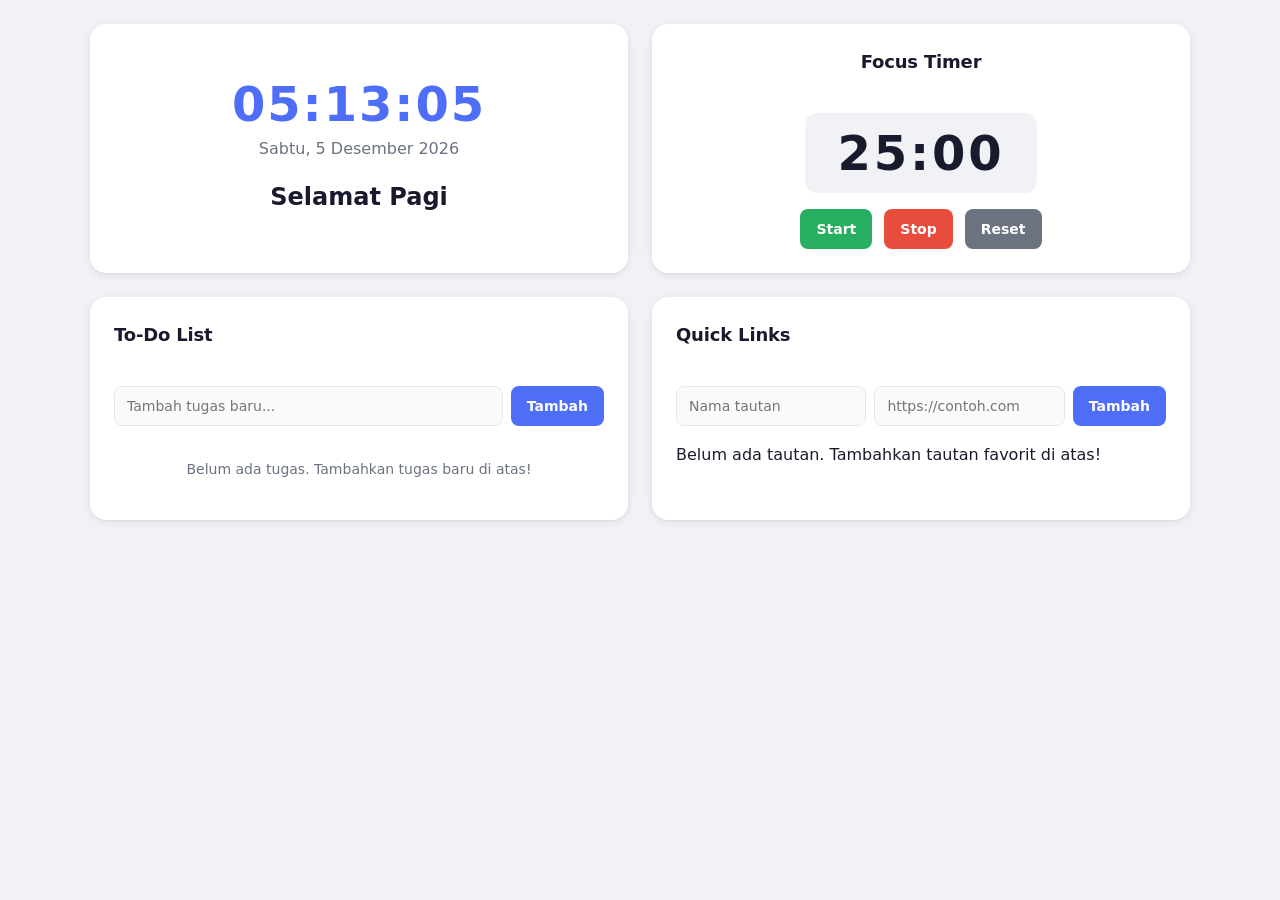
<file: index.html>
<!DOCTYPE html>
<html lang="id">
<head>
  <meta charset="UTF-8">
  <meta name="viewport" content="width=device-width, initial-scale=1.0">
  <title>Life Dashboard</title>
  <link rel="stylesheet" href="css/style.css">
</head>
<body>
  <div id="dashboard">

    <!-- Greeting Widget -->
    <section id="greeting-widget" class="widget">
      <div id="greeting-time" aria-live="polite" aria-label="Waktu saat ini"></div>
      <div id="greeting-date" aria-label="Tanggal saat ini"></div>
      <div id="greeting-text" aria-label="Salam"></div>
    </section>

    <!-- Focus Timer Widget -->
    <section id="timer-widget" class="widget">
      <h2 class="widget-title">Focus Timer</h2>
      <div id="timer-display" aria-live="polite" aria-label="Sisa waktu timer">25:00</div>
      <div class="timer-controls">
        <button id="timer-btn-start" type="button">Start</button>
        <button id="timer-btn-stop" type="button">Stop</button>
        <button id="timer-btn-reset" type="button">Reset</button>
      </div>
      <div id="timer-complete-msg" role="alert" aria-live="assertive" hidden>
        Sesi Pomodoro selesai! Waktunya istirahat. 🎉
      </div>
    </section>

    <!-- To-Do List Widget -->
    <section id="todo-widget" class="widget">
      <h2 class="widget-title">To-Do List</h2>
      <div class="todo-input-row">
        <label for="todo-input" class="sr-only">Tambah tugas baru</label>
        <input
          type="text"
          id="todo-input"
          placeholder="Tambah tugas baru..."
          aria-label="Teks tugas baru"
        />
        <button id="todo-add-btn" type="button" aria-label="Tambah tugas">Tambah</button>
      </div>
      <ul id="todo-list" aria-label="Daftar tugas"></ul>
    </section>

    <!-- Quick Links Widget -->
    <section id="links-widget" class="widget">
      <h2 class="widget-title">Quick Links</h2>
      <div class="links-input-row">
        <label for="links-label-input" class="sr-only">Nama tautan</label>
        <input
          type="text"
          id="links-label-input"
          placeholder="Nama tautan"
          aria-label="Nama tautan"
          maxlength="50"
        />
        <label for="links-url-input" class="sr-only">URL tautan</label>
        <input
          type="url"
          id="links-url-input"
          placeholder="https://contoh.com"
          aria-label="URL tautan"
        />
        <button id="links-add-btn" type="button" aria-label="Tambah tautan">Tambah</button>
      </div>
      <div id="links-error-msg" role="alert" aria-live="polite"></div>
      <ul id="links-list" aria-label="Daftar tautan"></ul>
    </section>

  </div>

  <script src="js/app.js"></script>
</body>
</html>
</file>
<file: css/style.css>
/* ============================================================
   Life Dashboard — css/style.css
   ============================================================ */

/* ------------------------------------------------------------
   1. CSS Reset & Box-Sizing
   ------------------------------------------------------------ */
*, *::before, *::after {
  box-sizing: border-box;
  margin: 0;
  padding: 0;
}

/* ------------------------------------------------------------
   2. Custom Properties (Design Tokens)
   ------------------------------------------------------------ */
:root {
  /* Colors */
  --color-bg: #f0f2f5;
  --color-surface: #ffffff;
  --color-primary: #4f6ef7;
  --color-primary-hover: #3a58e0;
  --color-danger: #e74c3c;
  --color-danger-hover: #c0392b;
  --color-success: #27ae60;
  --color-text: #1a1a2e;
  --color-text-muted: #6b7280;
  --color-border: #e5e7eb;
  --color-input-bg: #f9fafb;

  /* Typography */
  --font-family: 'Segoe UI', system-ui, -apple-system, BlinkMacSystemFont,
                 'Helvetica Neue', Arial, sans-serif;
  --font-size-base: 1rem;        /* 16px */
  --font-size-sm: 0.875rem;      /* 14px */
  --font-size-xs: 0.75rem;       /* 12px */
  --font-size-lg: 1.125rem;      /* 18px */
  --font-size-xl: 1.5rem;        /* 24px */
  --font-size-2xl: 2rem;         /* 32px */
  --font-size-3xl: 3rem;         /* 48px */
  --line-height: 1.6;

  /* Spacing */
  --space-1: 0.25rem;
  --space-2: 0.5rem;
  --space-3: 0.75rem;
  --space-4: 1rem;
  --space-5: 1.25rem;
  --space-6: 1.5rem;
  --space-8: 2rem;

  /* Card / Widget */
  --widget-padding: 1.5rem;
  --widget-radius: 1rem;
  --widget-shadow: 0 2px 8px rgba(0, 0, 0, 0.08),
                   0 1px 2px rgba(0, 0, 0, 0.04);
  --widget-shadow-hover: 0 6px 24px rgba(0, 0, 0, 0.12),
                         0 2px 6px rgba(0, 0, 0, 0.06);

  /* Input / Button */
  --input-radius: 0.5rem;
  --btn-radius: 0.5rem;
  --btn-height: 2.5rem;
  --input-height: 2.5rem;

  /* Transition */
  --transition: 0.18s ease;
}

/* ------------------------------------------------------------
   3. Base Typography & Body
   ------------------------------------------------------------ */
html {
  font-size: 16px;
  /* Prevent horizontal overflow globally */
  overflow-x: hidden;
}

body {
  font-family: var(--font-family);
  font-size: var(--font-size-base);
  line-height: var(--line-height);
  color: var(--color-text);
  background-color: var(--color-bg);
  min-width: 320px;
  padding: var(--space-6) var(--space-4);
}

h2 {
  font-size: var(--font-size-lg);
  font-weight: 700;
  color: var(--color-text);
}

ul {
  list-style: none;
}

a {
  color: var(--color-primary);
  text-decoration: none;
}

a:hover,
a:focus-visible {
  text-decoration: underline;
}

button {
  cursor: pointer;
  font-family: inherit;
  font-size: var(--font-size-sm);
  font-weight: 600;
  border: none;
  border-radius: var(--btn-radius);
  height: var(--btn-height);
  padding: 0 var(--space-4);
  transition: background-color var(--transition), opacity var(--transition),
              box-shadow var(--transition), transform var(--transition);
  white-space: nowrap;
}

button:focus-visible {
  outline: 3px solid var(--color-primary);
  outline-offset: 2px;
}

button:active {
  transform: scale(0.97);
}

input[type="text"],
input[type="url"] {
  font-family: inherit;
  font-size: var(--font-size-sm);
  color: var(--color-text);
  background-color: var(--color-input-bg);
  border: 1.5px solid var(--color-border);
  border-radius: var(--input-radius);
  height: var(--input-height);
  padding: 0 var(--space-3);
  width: 100%;
  transition: border-color var(--transition), box-shadow var(--transition);
}

input[type="text"]:focus,
input[type="url"]:focus {
  outline: none;
  border-color: var(--color-primary);
  box-shadow: 0 0 0 3px rgba(79, 110, 247, 0.15);
}

/* Screen-reader only utility */
.sr-only {
  position: absolute;
  width: 1px;
  height: 1px;
  padding: 0;
  margin: -1px;
  overflow: hidden;
  clip: rect(0, 0, 0, 0);
  white-space: nowrap;
  border: 0;
}

/* ------------------------------------------------------------
   4. Dashboard Layout — 2×2 Grid on wide screens
   ------------------------------------------------------------ */
#dashboard {
  display: grid;
  grid-template-columns: repeat(2, 1fr);
  gap: var(--space-6);
  max-width: 1100px;
  margin: 0 auto;
  width: 100%;
}

/* ------------------------------------------------------------
   5. Widget Card — shared card styles
   ------------------------------------------------------------ */
.widget {
  background-color: var(--color-surface);
  border-radius: var(--widget-radius);
  box-shadow: var(--widget-shadow);
  padding: var(--widget-padding);
  transition: box-shadow var(--transition);
  min-width: 0; /* prevent grid blowout */
  overflow: hidden;
}

.widget:hover {
  box-shadow: var(--widget-shadow-hover);
}

.widget-title {
  margin-bottom: var(--space-5);
  color: var(--color-text);
  letter-spacing: -0.01em;
}

/* ------------------------------------------------------------
   6. Greeting Widget
   ------------------------------------------------------------ */
#greeting-widget {
  text-align: center;
  display: flex;
  flex-direction: column;
  justify-content: center;
  align-items: center;
  gap: var(--space-2);
}

#greeting-time {
  font-size: var(--font-size-3xl);
  font-weight: 800;
  letter-spacing: 0.04em;
  color: var(--color-primary);
  font-variant-numeric: tabular-nums;
  line-height: 1;
}

#greeting-date {
  font-size: var(--font-size-base);
  color: var(--color-text-muted);
  font-weight: 500;
}

#greeting-text {
  margin-top: var(--space-2);
  font-size: var(--font-size-xl);
  font-weight: 700;
  color: var(--color-text);
}

/* ------------------------------------------------------------
   7. Focus Timer Widget
   ------------------------------------------------------------ */
#timer-widget {
  text-align: center;
  display: flex;
  flex-direction: column;
  align-items: center;
  gap: var(--space-4);
}

#timer-display {
  font-size: var(--font-size-3xl);
  font-weight: 800;
  letter-spacing: 0.06em;
  color: var(--color-text);
  font-variant-numeric: tabular-nums;
  line-height: 1;
  padding: var(--space-4) var(--space-8);
  background-color: var(--color-bg);
  border-radius: 0.75rem;
  min-width: 7rem;
}

.timer-controls {
  display: flex;
  gap: var(--space-3);
  justify-content: center;
  flex-wrap: wrap;
}

#timer-btn-start {
  background-color: var(--color-success);
  color: #fff;
}

#timer-btn-start:hover {
  background-color: #219150;
}

#timer-btn-stop {
  background-color: var(--color-danger);
  color: #fff;
}

#timer-btn-stop:hover {
  background-color: var(--color-danger-hover);
}

#timer-btn-reset {
  background-color: var(--color-text-muted);
  color: #fff;
}

#timer-btn-reset:hover {
  background-color: #4b5563;
}

/* Completion message — hidden by default */
#timer-complete-msg {
  display: none;
  width: 100%;
  padding: var(--space-3) var(--space-4);
  background-color: #d1fae5;
  color: #065f46;
  border: 1.5px solid #6ee7b7;
  border-radius: var(--input-radius);
  font-size: var(--font-size-sm);
  font-weight: 600;
  text-align: center;
}

/* JS removes [hidden] and sets display via .visible class OR
   the app can toggle the hidden attribute — support both */
#timer-complete-msg:not([hidden]) {
  display: block;
}

/* ------------------------------------------------------------
   8. To-Do List Widget
   ------------------------------------------------------------ */
#todo-widget {
  display: flex;
  flex-direction: column;
  gap: var(--space-4);
}

.todo-input-row {
  display: flex;
  gap: var(--space-2);
  align-items: center;
}

.todo-input-row input {
  flex: 1;
}

#todo-add-btn {
  background-color: var(--color-primary);
  color: #fff;
  flex-shrink: 0;
}

#todo-add-btn:hover {
  background-color: var(--color-primary-hover);
}

/* Task list */
#todo-list {
  display: flex;
  flex-direction: column;
  gap: var(--space-2);
}

/* Individual task item — column so view/edit rows stack naturally */
.todo-item {
  display: flex;
  flex-direction: column;
  gap: var(--space-1);
  padding: var(--space-2) var(--space-3);
  border: 1.5px solid var(--color-border);
  border-radius: var(--input-radius);
  background-color: var(--color-input-bg);
  transition: border-color var(--transition);
}

.todo-item:hover {
  border-color: var(--color-primary);
}

/* Checkbox / toggle button */
.todo-toggle {
  flex-shrink: 0;
  width: 1.25rem;
  height: 1.25rem;
  border-radius: 50%;
  border: 2px solid var(--color-border);
  background-color: #fff;
  padding: 0;
  cursor: pointer;
  transition: background-color var(--transition), border-color var(--transition);
  display: flex;
  align-items: center;
  justify-content: center;
}

.todo-toggle[aria-pressed="true"],
.todo-item.done .todo-toggle {
  background-color: var(--color-success);
  border-color: var(--color-success);
}

.todo-toggle[aria-pressed="true"]::after,
.todo-item.done .todo-toggle::after {
  content: '✓';
  color: #fff;
  font-size: 0.7rem;
  font-weight: 700;
  line-height: 1;
}

/* Task text */
.todo-text {
  flex: 1;
  font-size: var(--font-size-sm);
  word-break: break-word;
  min-width: 0;
}

/* Done / strikethrough state */
.todo-item.done .todo-text,
.todo-text.done {
  text-decoration: line-through;
  color: var(--color-text-muted);
}

/* Edit input inside task row */
.todo-edit-input {
  flex: 1;
  font-family: inherit;
  font-size: var(--font-size-sm);
  color: var(--color-text);
  background-color: #fff;
  border: 1.5px solid var(--color-primary);
  border-radius: var(--input-radius);
  height: 2rem;
  padding: 0 var(--space-2);
  min-width: 0;
}

.todo-edit-input:focus {
  outline: none;
  box-shadow: 0 0 0 3px rgba(79, 110, 247, 0.15);
}

/* View / edit container rows inside each task item */
.todo-item-view,
.todo-item-edit {
  display: flex;
  align-items: center;
  gap: var(--space-2);
  width: 100%;
}

/* Empty state message */
.todo-empty {
  font-size: var(--font-size-sm);
  color: var(--color-text-muted);
  text-align: center;
  padding: var(--space-4) 0;
}

/* Action buttons on task items */
.todo-btn-edit,
.todo-btn-confirm-edit,
.todo-btn-cancel-edit,
.todo-btn-save,
.todo-btn-cancel,
.todo-btn-delete {
  flex-shrink: 0;
  height: 2rem;
  padding: 0 var(--space-3);
  font-size: var(--font-size-xs);
}

.todo-btn-edit {
  background-color: #e8eeff;
  color: var(--color-primary);
}

.todo-btn-edit:hover {
  background-color: #c7d4ff;
}

/* Confirm-edit (Simpan) button — same visual as save */
.todo-btn-confirm-edit,
.todo-btn-save {
  background-color: var(--color-success);
  color: #fff;
}

.todo-btn-confirm-edit:hover,
.todo-btn-save:hover {
  background-color: #219150;
}

/* Cancel-edit (Batal) button */
.todo-btn-cancel-edit,
.todo-btn-cancel {
  background-color: var(--color-text-muted);
  color: #fff;
}

.todo-btn-cancel-edit:hover,
.todo-btn-cancel:hover {
  background-color: #4b5563;
}

.todo-btn-delete {
  background-color: #fde8e8;
  color: var(--color-danger);
}

.todo-btn-delete:hover {
  background-color: #f9c0c0;
}

/* ------------------------------------------------------------
   9. Quick Links Widget
   ------------------------------------------------------------ */
#links-widget {
  display: flex;
  flex-direction: column;
  gap: var(--space-4);
}

.links-input-row {
  display: flex;
  flex-wrap: wrap;
  gap: var(--space-2);
  align-items: center;
}

.links-input-row input {
  flex: 1;
  min-width: 8rem;
}

#links-add-btn {
  background-color: var(--color-primary);
  color: #fff;
  flex-shrink: 0;
}

#links-add-btn:hover {
  background-color: var(--color-primary-hover);
}

/* Validation error message */
#links-error-msg {
  min-height: 1.25rem;
  font-size: var(--font-size-xs);
  color: var(--color-danger);
  font-weight: 500;
}

#links-error-msg:empty {
  display: none;
}

/* Links list */
#links-list {
  display: flex;
  flex-direction: column;
  gap: var(--space-2);
}

/* Individual link item */
.link-item {
  display: flex;
  align-items: center;
  gap: var(--space-2);
  padding: var(--space-2) var(--space-3);
  border: 1.5px solid var(--color-border);
  border-radius: var(--input-radius);
  background-color: var(--color-input-bg);
  transition: border-color var(--transition);
}

.link-item:hover {
  border-color: var(--color-primary);
}

.link-item a {
  flex: 1;
  font-size: var(--font-size-sm);
  font-weight: 500;
  color: var(--color-primary);
  overflow: hidden;
  text-overflow: ellipsis;
  white-space: nowrap;
  min-width: 0;
}

.link-item a:hover {
  text-decoration: underline;
}

.link-btn-delete {
  flex-shrink: 0;
  height: 2rem;
  padding: 0 var(--space-3);
  font-size: var(--font-size-xs);
  background-color: #fde8e8;
  color: var(--color-danger);
}

.link-btn-delete:hover {
  background-color: #f9c0c0;
}

/* ------------------------------------------------------------
   10. Responsive — single column at ≤ 768px
   ------------------------------------------------------------ */
@media (max-width: 768px) {
  body {
    padding: var(--space-4) var(--space-3);
  }

  #dashboard {
    grid-template-columns: 1fr;
    gap: var(--space-4);
  }

  #greeting-time,
  #timer-display {
    font-size: var(--font-size-2xl);
  }

  .timer-controls {
    gap: var(--space-2);
  }

  .links-input-row {
    flex-direction: column;
    align-items: stretch;
  }

  .links-input-row button {
    width: 100%;
  }
}

/* Extra-small safety — no horizontal scroll at 320px */
@media (max-width: 360px) {
  body {
    padding: var(--space-3) var(--space-2);
  }

  #greeting-time,
  #timer-display {
    font-size: 1.75rem;
  }

  .todo-input-row {
    flex-direction: column;
    align-items: stretch;
  }

  .todo-input-row button {
    width: 100%;
  }
}
</file>
